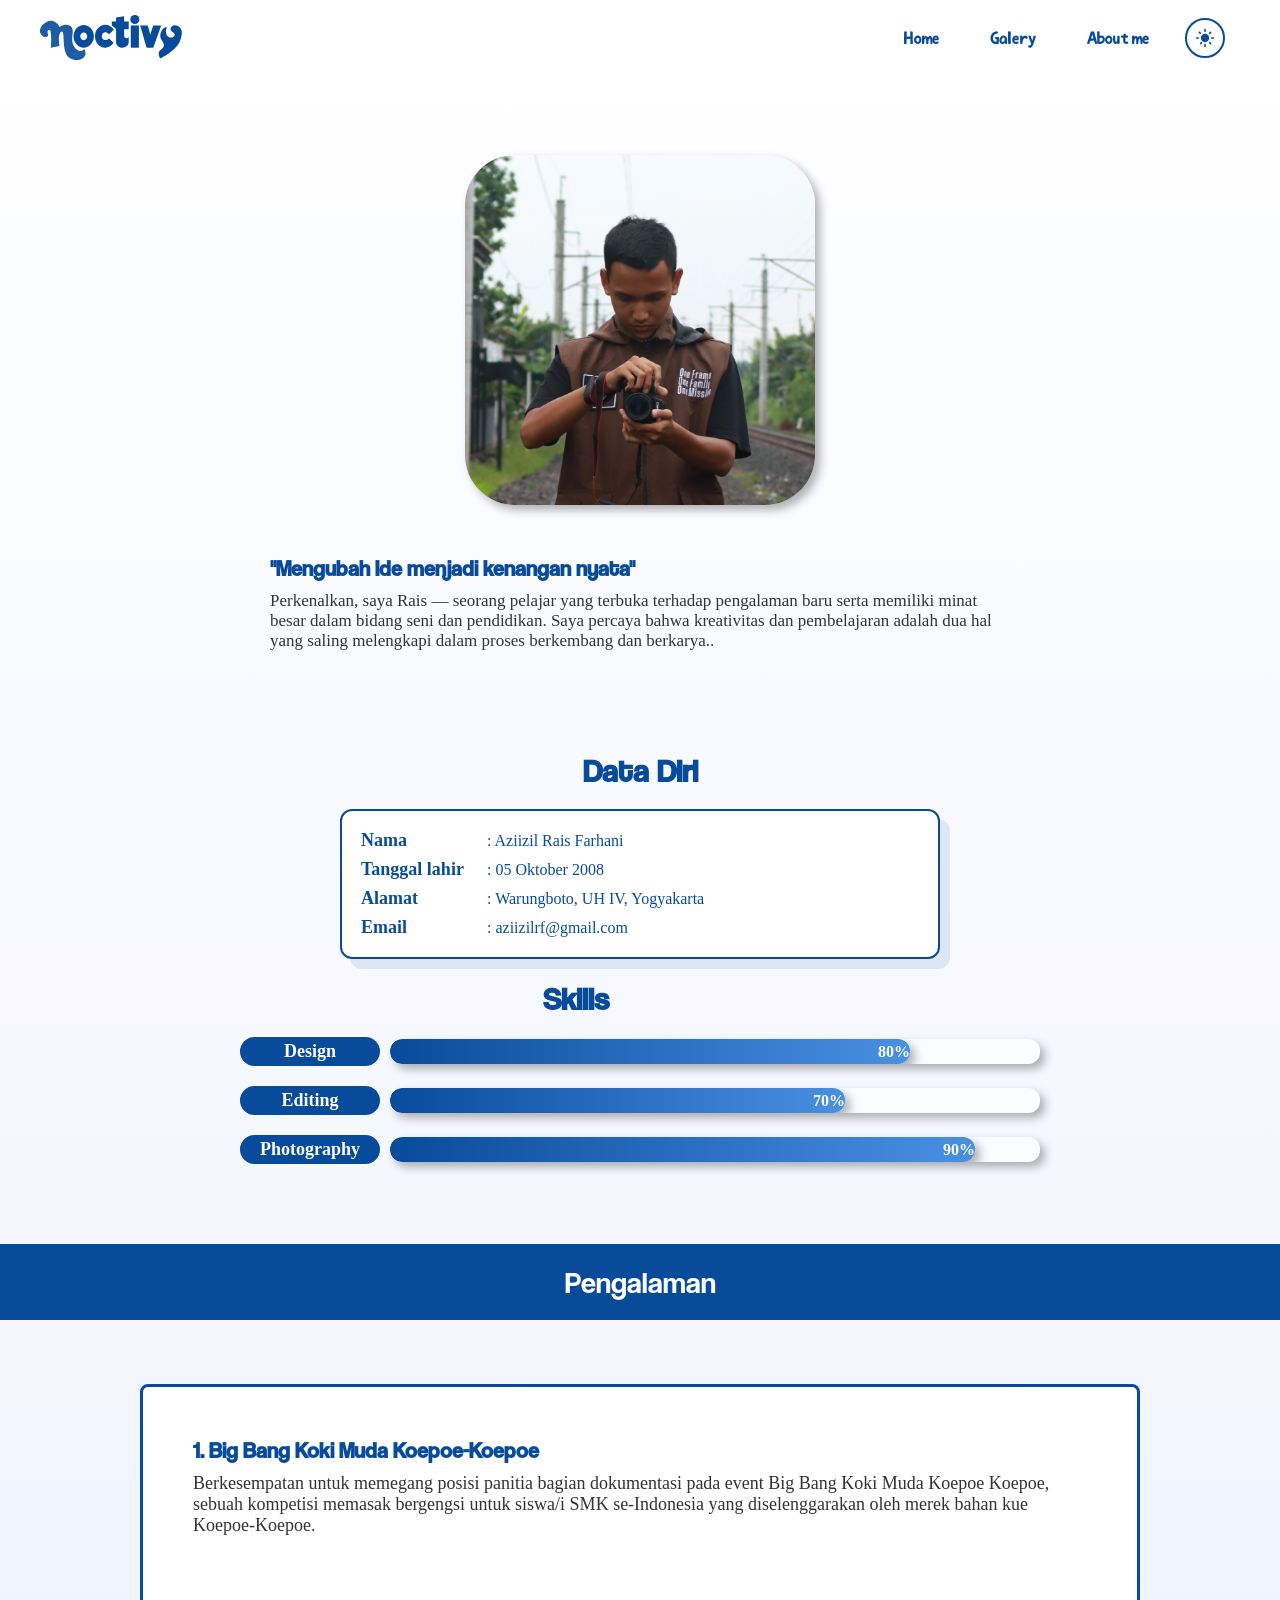
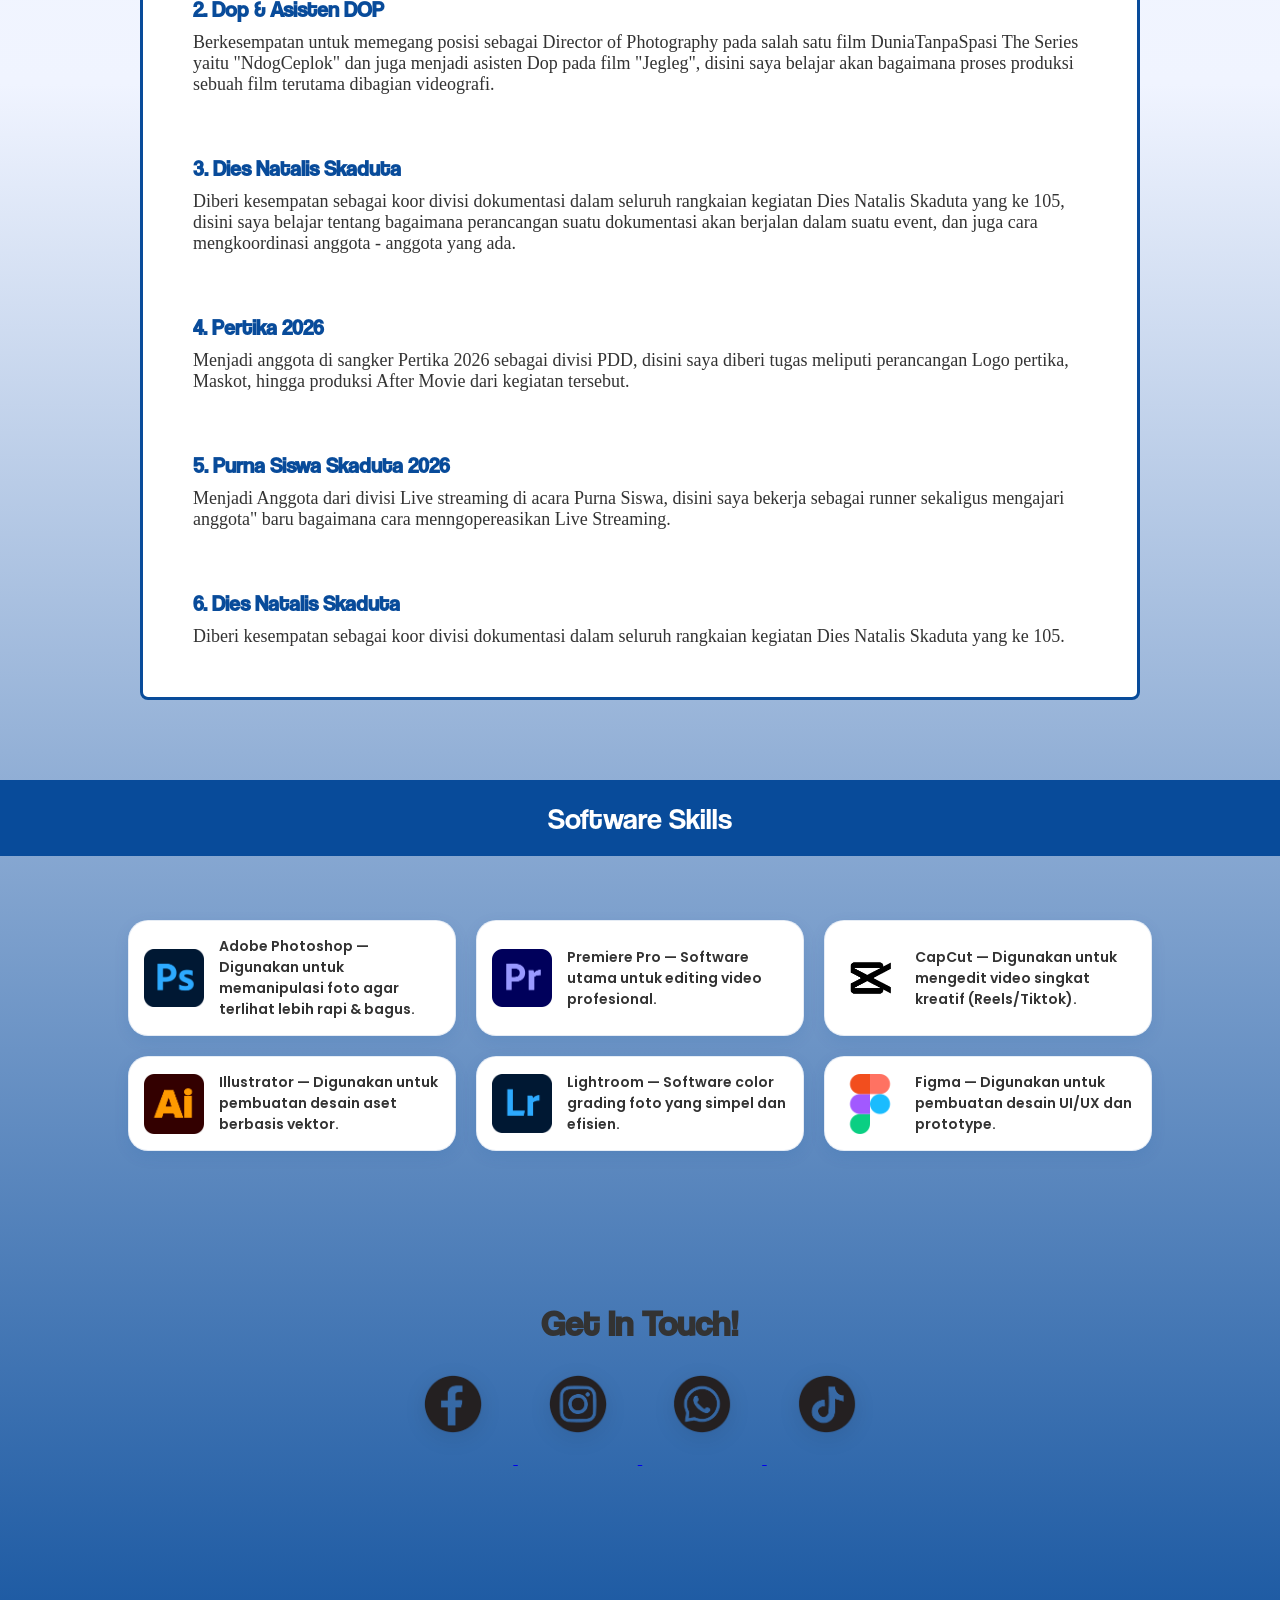
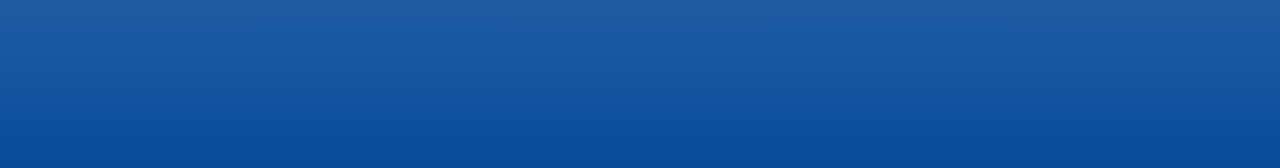
<file: kontak.html>
<!DOCTYPE html>
<html lang="en">
<head>
    <meta charset="UTF-8">
    <meta name="viewport" content="width=device-width, initial-scale=1.0">
    <title>Noctivy</title>
    <link rel="icon" type="image/jpeg" href="bahan/NOYFAVICON.jpg">
    <script>
        // Anti-flash script
        (function() {
            const savedTheme = localStorage.getItem('theme');
            if (savedTheme === 'dark' || (!savedTheme && window.matchMedia('(prefers-color-scheme: dark)').matches)) {
                document.documentElement.classList.add('dark-mode-init');
            }
        })();
    </script>
    <link rel="stylesheet" href="kontak.css">
</head>
<body class="transition-colors duration-300">
    <script>
        if (document.documentElement.classList.contains('dark-mode-init')) {
            document.body.classList.add('dark-mode');
        }
    </script>

    <header>
        <h1>
            <svg class="logo-svg" viewBox="0 0 439.1 139.3" xmlns="http://www.w3.org/2000/svg">
                <path fill="currentColor" opacity="0.9" d="M1356.7,364.7s-7.5-19.2,3.3-19c8.5.1,4.4,56,4.4,56l26.5-5s-6.4-41.7,6.6-44.8-2.6,64.1,25.1,81.4c23.3,14.6,60,3.7,45.9-27.6,0,0-15.6,17.7-31.8-6.8s7-54.8-14.1-65.8c-14.7-7.6-31.3,4.2-31.3,4.2s-16.4-32.5-45.4-12C1314,347.8,1339.9,379.2,1356.7,364.7Z" transform="translate(-1330.8 -300.4)"/>
                <path fill="currentColor" d="M1466.2,331.2c-17.4,0-31.6,15.7-31.6,35.2s14.2,35.2,31.6,35.2,31.5-15.8,31.5-35.2S1483.6,331.2,1466.2,331.2Zm0,47.1c-5.9,0-10.7-5.3-10.7-11.9s4.8-11.9,10.7-11.9,10.7,5.3,10.7,11.9S1472.1,378.3,1466.2,378.3Z" transform="translate(-1330.8 -300.4)"/>
                <path fill="currentColor" d="M1543.9,372.2c-1.8,3.8-7,5.9-11.1,5.9-6,0-10.8-5.5-10.8-12.1s4.8-12.1,10.8-12.1c4.4,0,9.3,2.7,10.9,7l15.6-14.5c-5.7-9.7-15.5-16.1-26.5-16.1-17.6,0-31.8,16-31.8,35.7s14.2,35.6,31.8,35.6c10.7,0,20.2-6,25.9-15.1Z" transform="translate(-1330.8 -300.4)"/>
                <path fill="currentColor" d="M1553.2,332.8c.6.1,12.3,8.6,13.1,11.5v41c0,10.7,12.7,16.3,18.4,16.2,10.4-.1,20.7-6.7,20.7-16.2V368.2s-7.6,9.5-14-.2l-.2-23.7h14.2V320.4h-14.2V303.9l-24.9,4.1v12.4h-13.2Z" transform="translate(-1330.8 -300.4)"/>
                <rect fill="currentColor" x="281.1" y="32.3" width="25" height="68.87"/>
                <circle fill="currentColor" cx="293.6" cy="14.1" r="14.1"/>
                <polygon fill="currentColor" points="310.1 32.3 333.9 32.3 341.2 60.9 350.4 32.3 375.2 32.3 350.6 101.2 330 101.2 310.1 32.3"/>
                <path fill="currentColor" d="M1762.5,384.7c10.7-23.5,10.1-43.2-4.3-50.1-7.5-3.6-14.6-3.4-19.4.4-1.6,1.3-3.6,5.1-3.6,7.2v.7a12.7,12.7,0,0,0,3.7,8.5c2.4,2.1,8.8,4.9,8.8,9.2,0,6-4.7,9.7-10.8,9.7h-1.4c-10.2-.7-15-9.1-15-20.2,0-6.9,4-11.9,3.7-11.9h-2.8c-6.3.1-11.7,6.6-13.8,10.3s-6.5,15.1-3.5,23.3,10,14.6,10.3,20.8c.3,8.8-9.3,14.1-13.7,19.5s-2.6,17,2.1,22.6C1703.8,435.7,1750.5,411.3,1762.5,384.7Z" transform="translate(-1330.8 -300.4)"/>
            </svg>
        </h1>
        <nav>
            <ul class="nav-links">
                <li><a href="index.html">Home</a></li>
                <li><a href="menu.html">Galery</a></li>
                <li><a href="kontak.html#about">About me</a></li>
            </ul>
        </nav>
        <button id="theme-toggle" class="theme-btn" aria-label="Toggle Dark Mode">
            <svg class="sun-icon" xmlns="http://www.w3.org/2000/svg" viewBox="0 0 24 24"><path d="M12 7c-2.76 0-5 2.24-5 5s2.24 5 5 5 5-2.24 5-5-2.24-5-5-5zM2 13h2c.55 0 1-.45 1-1s-.45-1-1-1H2c-.55 0-1 .45-1 1s.45 1 1 1zm18 0h2c.55 0 1-.45 1-1s-.45-1-1-1h-2c-.55 0-1 .45-1 1s.45 1 1 1zM11 2v2c0 .55.45 1 1 1s1-.45 1-1V2c0-.55-.45-1-1-1s-1 .45-1 1zm0 18v2c0 .55.45 1 1 1s1-.45 1-1v-2c0-.55-.45-1-1-1s-1 .45-1 1zM5.99 4.58a.996.996 0 00-1.41 0 .996.996 0 000 1.41l1.06 1.06c.39.39 1.03.39 1.41 0s.39-1.03 0-1.41L5.99 4.58zm12.37 12.37a.996.996 0 00-1.41 0 .996.996 0 000 1.41l1.06 1.06c.39.39 1.03.39 1.41 0s.39-1.03 0-1.41l-1.06-1.06zm1.06-12.37a.996.996 0 00-1.41 0l-1.06 1.06c-.39.39-.39 1.03 0 1.41s1.03.39 1.41 0l1.06-1.06c.39-.38.39-1.02 0-1.41zM5.99 19.42a.996.996 0 001.41 0l1.06-1.06c.39-.39.39-1.03 0-1.41s-1.03-.39-1.41 0l-1.06 1.06c-.39.38-.39 1.02 0 1.41z"/></svg>
            <svg class="moon-icon" xmlns="http://www.w3.org/2000/svg" viewBox="0 0 24 24"><path d="M12.12 2.05a9.943 9.943 0 00-1.74 3.01c-.55 1.55-.5 3.19.14 4.7 1.08 2.53 3.48 4.3 6.32 4.67.92.12 1.83.1 2.7-.06.27-.05.52.12.6.38.08.26-.06.54-.31.63a10.03 10.03 0 01-3.12.49c-5.52 0-10-4.48-10-10 0-2.42.86-4.63 2.3-6.36.18-.21.48-.25.69-.06.21.17.25.47.12.66z"/></svg>
        </button>
        <div class="hamburger-menu">
            <div class="bar"></div>
            <div class="bar"></div>
            <div class="bar"></div>
        </div>
    </header>
<div id="about" class="wrap reveal">
    <div class="kkiri"><img src="bahan/profilll.webp" alt="Raiss"></div>
    <div class="kkanan"><span class="slogan">"Mengubah Ide menjadi kenangan nyata"</span> 
        Perkenalkan, saya Rais — seorang pelajar yang terbuka terhadap 
        pengalaman baru serta memiliki minat besar dalam bidang seni dan pendidikan.
         Saya percaya bahwa kreativitas dan pembelajaran adalah dua hal yang saling melengkapi dalam proses
          berkembang dan berkarya..</div>
</div>
    <div class="wesmanut reveal">Data Diri</div>

        <div class="datadiri reveal">
    <div class="hutem">
        <div class="datanya">Nama</div>
        <div class="isidata">: Aziizil Rais Farhani</div>
    </div>

    <div class="hutem">
        <div class="datanya">Tanggal lahir</div>
        <div class="isidata">: 05 Oktober 2008</div>
    </div>

    <div class="hutem">
        <div class="datanya">Alamat</div>
        <div class="isidata">: Warungboto, UH IV, Yogyakarta </div>
    </div>

    <div class="hutem">
        <div class="datanya">Email</div>
        <div class="isidata">: aziizilrf@gmail.com</div>
    </div>
    </div>
    
      <div class="wesmanuty reveal"> Skills</div>

<div class="skill-item reveal">
            <div class="skill-name">Design</div>
            <div class="skill-bar">
                <div class="skill-fill" style="width: 80%;">80%</div>
            </div>
        </div>

        <div class="skill-item reveal">
            <div class="skill-name">Editing</div>
            <div class="skill-bar">
                <div class="skill-fill" style="width: 70%;">70%</div>
            </div>
        </div>

        <div class="skill-item reveal">
            <div class="skill-name">Photography</div>
            <div class="skill-bar">
                <div class="skill-fill" style="width: 90%;">90%</div>
            </div>
        </div>
    <div class="pengalaman reveal">Pengalaman</div>
    <div class="D1 reveal">
         <div class="de1"><span class="j1">1. Big Bang Koki Muda Koepoe-Koepoe</span> 
            Berkesempatan untuk memegang posisi panitia bagian dokumentasi
            pada event Big Bang Koki Muda Koepoe Koepoe, sebuah kompetisi memasak bergengsi untuk siswa/i 
            SMK se-Indonesia yang diselenggarakan oleh merek bahan kue Koepoe-Koepoe. </div>
        <div class="de1"><span class="j1">2. Dop & Asisten DOP</span> 
            Berkesempatan untuk memegang posisi sebagai Director of Photography pada salah satu film DuniaTanpaSpasi The Series
            yaitu "NdogCeplok" dan juga menjadi asisten Dop pada film "Jegleg", disini saya belajar akan 
            bagaimana proses produksi sebuah film terutama dibagian videografi.</div>
        <div class="de1"><span class="j1">3. Dies Natalis Skaduta</span> 
            Diberi kesempatan sebagai koor divisi dokumentasi dalam seluruh 
            rangkaian kegiatan Dies Natalis Skaduta yang ke 105, disini saya belajar tentang bagaimana perancangan suatu 
            dokumentasi akan berjalan dalam suatu event, dan juga cara mengkoordinasi anggota - anggota yang ada.</div>
        <div class="de1"><span class="j1">4. Pertika 2026</span> 
            Menjadi anggota di sangker Pertika 2026 sebagai divisi PDD, disini saya diberi tugas meliputi perancangan 
            Logo pertika, Maskot, hingga produksi After Movie dari kegiatan tersebut.  </div>
        <div class="de1"><span class="j1">5. Purna Siswa Skaduta 2026</span> 
            Menjadi Anggota dari divisi Live streaming di acara Purna Siswa, 
            disini saya bekerja sebagai runner sekaligus mengajari anggota" baru bagaimana cara menngopereasikan Live Streaming.</div>
        <div class="de1"><span class="j1">6. Dies Natalis Skaduta</span> 
            Diberi kesempatan sebagai koor divisi dokumentasi dalam seluruh 
            rangkaian kegiatan Dies Natalis Skaduta yang ke 105.</div>
        </div>

    <div id="software" class="pengalaman reveal">Software Skills</div>
    <section class="software-list">
        <div class="software-item reveal">
            <img class="logo-box" src="bahan/Photoshop.png" alt="">
            <div class="desc-box">Adobe Photoshop — Digunakan untuk memanipulasi foto agar terlihat lebih rapi & bagus.</div>
        </div>
        <div class="software-item reveal">
            <img class="logo-box" src="bahan/Adobe_Premiere_Pro_CC_icon.png" alt="">
            <div class="desc-box">Premiere Pro — Software utama untuk editing video profesional.</div>
        </div>
        <div class="software-item reveal">
            <img class="logo-box" src="bahan/CapCut_logo.png" alt="">
            <div class="desc-box">CapCut — Digunakan untuk mengedit video singkat kreatif (Reels/Tiktok).</div>
        </div>
        <div class="software-item reveal">
            <img class="logo-box" src="bahan/Adobe_Illustrator_CC_icon.png" alt="">
            <div class="desc-box">Illustrator — Digunakan untuk pembuatan desain aset berbasis vektor.</div>
        </div>
        <div class="software-item reveal">
            <img class="logo-box" src="bahan/lightroom.png" alt="">
            <div class="desc-box">Lightroom — Software color grading foto yang simpel dan efisien.</div>
        </div>
        <div class="software-item reveal">
            <img class="logo-box" src="bahan/Figma.png" alt="">
            <div class="desc-box">Figma — Digunakan untuk pembuatan desain UI/UX dan prototype.</div>
        </div>
    </section>

    <div class="section reveal">
        <b>Get In Touch!</b>
    </div>  

    <div class="vektor">
    <a href="https://web.facebook.com/profile.php?id=100067672211670" target="_blank">
        <img src="bahan/1fb.png" alt="Facebook">
    </a>
    <a href="https://www.instagram.com/noctivy.id/" target="_blank">
        <img src="bahan/1ig.png" alt="Instagram">
    </a>
    <a href="https://wa.me/6285930476202" target="_blank">
        <img src="bahan/1wa.png" alt="Whatsapp">
    </a>
    <a href="https://www.tiktok.com/@klonai_" target="_blank">
        <img src="bahan/1tt.png" alt="Tiktok">
    </a>
</div>

    <script src="script.js"></script>
</body>
</html>
</file>
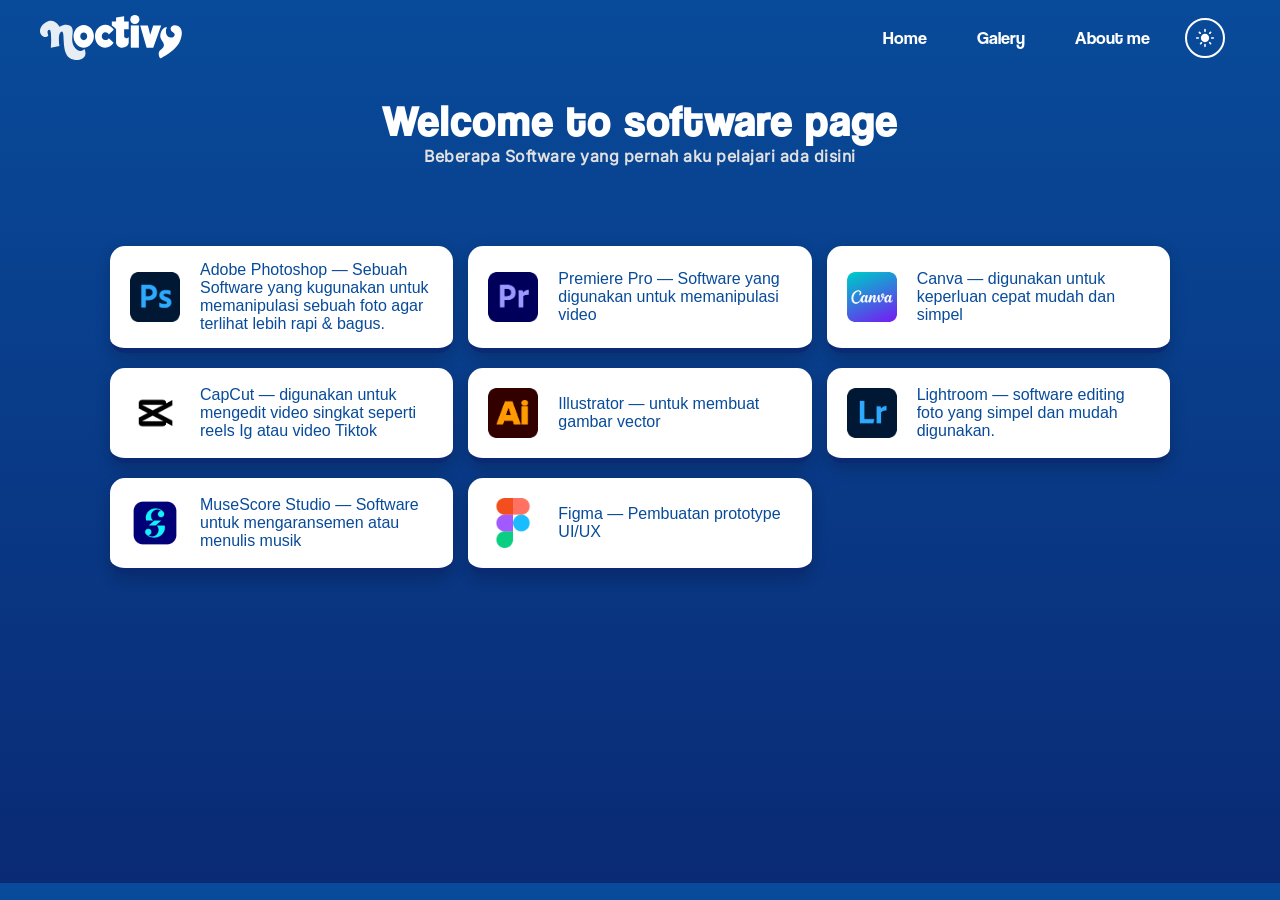
<file: service.html>
<!DOCTYPE html>
<html lang="en">
<head>
    <meta charset="UTF-8">
    <meta name="viewport" content="width=device-width, initial-scale=1.0">
    <title>Noctivy</title>
    <link rel="icon" type="image/jpeg" href="bahan/NOYFAVICON.jpg">
    <script>
        // Anti-flash script
        (function() {
            const savedTheme = localStorage.getItem('theme');
            if (savedTheme === 'dark' || (!savedTheme && window.matchMedia('(prefers-color-scheme: dark)').matches)) {
                document.documentElement.classList.add('dark-mode-init');
            }
        })();
    </script>
    <link rel="stylesheet" href="service.css">
</head>
<body class="transition-colors duration-300">
    <script>
        if (document.documentElement.classList.contains('dark-mode-init')) {
            document.body.classList.add('dark-mode');
        }
    </script>
    <header>
        <h1>
            <svg class="logo-svg" viewBox="0 0 439.1 139.3" xmlns="http://www.w3.org/2000/svg">
                <path fill="currentColor" opacity="0.9" d="M1356.7,364.7s-7.5-19.2,3.3-19c8.5.1,4.4,56,4.4,56l26.5-5s-6.4-41.7,6.6-44.8-2.6,64.1,25.1,81.4c23.3,14.6,60,3.7,45.9-27.6,0,0-15.6,17.7-31.8-6.8s7-54.8-14.1-65.8c-14.7-7.6-31.3,4.2-31.3,4.2s-16.4-32.5-45.4-12C1314,347.8,1339.9,379.2,1356.7,364.7Z" transform="translate(-1330.8 -300.4)"/>
                <path fill="currentColor" d="M1466.2,331.2c-17.4,0-31.6,15.7-31.6,35.2s14.2,35.2,31.6,35.2,31.5-15.8,31.5-35.2S1483.6,331.2,1466.2,331.2Zm0,47.1c-5.9,0-10.7-5.3-10.7-11.9s4.8-11.9,10.7-11.9,10.7,5.3,10.7,11.9S1472.1,378.3,1466.2,378.3Z" transform="translate(-1330.8 -300.4)"/>
                <path fill="currentColor" d="M1543.9,372.2c-1.8,3.8-7,5.9-11.1,5.9-6,0-10.8-5.5-10.8-12.1s4.8-12.1,10.8-12.1c4.4,0,9.3,2.7,10.9,7l15.6-14.5c-5.7-9.7-15.5-16.1-26.5-16.1-17.6,0-31.8,16-31.8,35.7s14.2,35.6,31.8,35.6c10.7,0,20.2-6,25.9-15.1Z" transform="translate(-1330.8 -300.4)"/>
                <path fill="currentColor" d="M1553.2,332.8c.6.1,12.3,8.6,13.1,11.5v41c0,10.7,12.7,16.3,18.4,16.2,10.4-.1,20.7-6.7,20.7-16.2V368.2s-7.6,9.5-14-.2l-.2-23.7h14.2V320.4h-14.2V303.9l-24.9,4.1v12.4h-13.2Z" transform="translate(-1330.8 -300.4)"/>
                <rect fill="currentColor" x="281.1" y="32.3" width="25" height="68.87"/>
                <circle fill="currentColor" cx="293.6" cy="14.1" r="14.1"/>
                <polygon fill="currentColor" points="310.1 32.3 333.9 32.3 341.2 60.9 350.4 32.3 375.2 32.3 350.6 101.2 330 101.2 310.1 32.3"/>
                <path fill="currentColor" d="M1762.5,384.7c10.7-23.5,10.1-43.2-4.3-50.1-7.5-3.6-14.6-3.4-19.4.4-1.6,1.3-3.6,5.1-3.6,7.2v.7a12.7,12.7,0,0,0,3.7,8.5c2.4,2.1,8.8,4.9,8.8,9.2,0,6-4.7,9.7-10.8,9.7h-1.4c-10.2-.7-15-9.1-15-20.2,0-6.9,4-11.9,3.7-11.9h-2.8c-6.3.1-11.7,6.6-13.8,10.3s-6.5,15.1-3.5,23.3,10,14.6,10.3,20.8c.3,8.8-9.3,14.1-13.7,19.5s-2.6,17,2.1,22.6C1703.8,435.7,1750.5,411.3,1762.5,384.7Z" transform="translate(-1330.8 -300.4)"/>
            </svg>
        </h1>
        <nav>
            <ul class="nav-links">
                <li><a href="index.html">Home</a></li>
                <li><a href="menu.html">Galery</a></li>
                <li><a href="kontak.html">About me</a></li>
            </ul>
        </nav>
        <button id="theme-toggle" class="theme-btn" aria-label="Toggle Dark Mode">
            <svg class="sun-icon" xmlns="http://www.w3.org/2000/svg" viewBox="0 0 24 24"><path d="M12 7c-2.76 0-5 2.24-5 5s2.24 5 5 5 5-2.24 5-5-2.24-5-5-5zM2 13h2c.55 0 1-.45 1-1s-.45-1-1-1H2c-.55 0-1 .45-1 1s.45 1 1 1zm18 0h2c.55 0 1-.45 1-1s-.45-1-1-1h-2c-.55 0-1 .45-1 1s.45 1 1 1zM11 2v2c0 .55.45 1 1 1s1-.45 1-1V2c0-.55-.45-1-1-1s-1 .45-1 1zm0 18v2c0 .55.45 1 1 1s1-.45 1-1v-2c0-.55-.45-1-1-1s-1 .45-1 1zM5.99 4.58a.996.996 0 00-1.41 0 .996.996 0 000 1.41l1.06 1.06c.39.39 1.03.39 1.41 0s.39-1.03 0-1.41L5.99 4.58zm12.37 12.37a.996.996 0 00-1.41 0 .996.996 0 000 1.41l1.06 1.06c.39.39 1.03.39 1.41 0s.39-1.03 0-1.41l-1.06-1.06zm1.06-12.37a.996.996 0 00-1.41 0l-1.06 1.06c-.39.39-.39 1.03 0 1.41s1.03.39 1.41 0l1.06-1.06c.39-.38.39-1.02 0-1.41zM5.99 19.42a.996.996 0 001.41 0l1.06-1.06c.39-.39.39-1.03 0-1.41s-1.03-.39-1.41 0l-1.06 1.06c-.39.38-.39 1.02 0 1.41z"/></svg>
            <svg class="moon-icon" xmlns="http://www.w3.org/2000/svg" viewBox="0 0 24 24"><path d="M12.12 2.05a9.943 9.943 0 00-1.74 3.01c-.55 1.55-.5 3.19.14 4.7 1.08 2.53 3.48 4.3 6.32 4.67.92.12 1.83.1 2.7-.06.27-.05.52.12.6.38.08.26-.06.54-.31.63a10.03 10.03 0 01-3.12.49c-5.52 0-10-4.48-10-10 0-2.42.86-4.63 2.3-6.36.18-.21.48-.25.69-.06.21.17.25.47.12.66z"/></svg>
        </button>
        <div class="hamburger-menu">
            <div class="bar"></div>
            <div class="bar"></div>
            <div class="bar"></div>
        </div>
    </header>
<section class="judul">
    <div class="abu">Welcome to software page</div>
    <div class="buba">Beberapa Software yang pernah aku pelajari ada disini</div>
</section>
<section class="software-list">

    <div class="software-item">
        <img class="logo-box" src="bahan/Photoshop.png" alt="">
        <div class="desc-box">Adobe Photoshop —  Sebuah Software yang kugunakan untuk memanipulasi sebuah foto agar terlihat lebih rapi & bagus.</div>
    </div>

    <div class="software-item">
        <img class="logo-box" src="bahan/Adobe_Premiere_Pro_CC_icon.png" alt="">
        <div class="desc-box">Premiere Pro — Software yang digunakan untuk memanipulasi video</div>
    </div>

    <div class="software-item">
        <img class="logo-box" src="bahan/1656734305canva-app-icon.png" alt="">
        <div class="desc-box">Canva — digunakan untuk keperluan cepat mudah dan simpel</div>
    </div>

    <div class="software-item">
        <img class="logo-box" src="bahan/CapCut_logo.png" alt="">
        <div class="desc-box">CapCut — digunakan untuk mengedit video singkat seperti reels Ig atau video Tiktok</div>
    </div>

    <div class="software-item">
        <img class="logo-box" src="bahan/Adobe_Illustrator_CC_icon.png" alt="">
        <div class="desc-box">Illustrator — untuk membuat gambar vector</div>
    </div>

    <div class="software-item">
        <img class="logo-box" src="bahan/lightroom.png" alt="">
        <div class="desc-box">Lightroom — software editing foto yang simpel dan mudah digunakan.</div>
    </div>

    <div class="software-item">
        <img class="logo-box" src="bahan/MuseScore_logo_square.png" alt="">
        <div class="desc-box">MuseScore Studio — Software untuk mengaransemen atau menulis musik
        </div>
    </div>

    <div class="software-item">
        <img class="logo-box" src="bahan/Figma.png" alt="">
        <div class="desc-box">Figma — Pembuatan prototype UI/UX</div>
    </div>

</section>

    <script src="script.js"></script>
</body>
</html>
</file>
<file: kontak.css>
* {
  margin: 0;
  padding: 0;
  box-sizing: border-box;
}

html, body {
  width: 100%;
  overflow-x: hidden;
}

@font-face {
  font-family: 'Photograph';
  src: url(font/Photograph\ Signature.ttf) format('truetype');
  font-weight: normal;
  font-style: normal;;
}
@font-face {
  font-family: 'Poppins';
  src: url(font/Poppins-SemiBold.ttf) format('truetype');
  font-weight: normal;
  font-style: normal;;
}
@font-face {
  font-family: 'Alterday';
  src: url(font/Alterday.otf) format('opentype');
  font-weight: normal;
  font-style: normal;
}
@font-face {
  font-family: 'Mayonice';
  src: url(font/Mayonice.ttf) format('truetype');
  font-weight: normal;
  font-style: normal;
}
@font-face {
  font-family: 'Coolvetica';
  src: url(font/Coolvetica\ Rg.otf) format('opentype');
  font-weight:normal;
  font-style: normal;
}
@font-face {
  font-family: 'Baret';
  src: url(font/Barett\ Street.ttf) format('truetype');
  font-weight: normal;
  font-style: normal;
}
@font-face {
  font-family: 'matcha';
  src: url(font/Matcha\ Cih.ttf) format('truetype');
  font-weight: normal;
  font-style: normal;
}
@font-face {
  font-family: 'pasar';
  src: url(font/Pasartulis\ PERSONAL\ USE\ ONLY!.ttf) format('truetype');
  font-weight: normal;
  font-style: normal;
}

/* GENERAL STYLE */
html {
  scroll-behavior: smooth;
}

body {
  font-family: Arial, sans-serif;
  background: linear-gradient(180deg, #FFFFFF, #F0F4FF, #084B9A);
  transition: background 0.3s ease, color 0.3s ease;
  color: #333;           
  --icon-toggle-color: #084B9A;
}

body.dark-mode {
  background: linear-gradient(180deg, #051937, #004d7a, #000000);
  color: #f0f4ff;
  --icon-toggle-color: #ffcc00;
}

body.dark-mode .datadiri, body.dark-mode .D1 {
  background-color: #1e1e1e;
  color: #f0f4ff;
  border-color: #4A90E2;
}

body.dark-mode .isidata, body.dark-mode .wrap {
  color: #f0f4ff;
}

body.dark-mode .datanya, body.dark-mode .slogan, body.dark-mode .j1, body.dark-mode .wesmanut, body.dark-mode .wesmanuty, body.dark-mode .section b {
  color: #60a5fa;
}

body.dark-mode header {
  /* Pastikan header memiliki latar belakang gelap yang benar di dark mode */
  background-color: rgba(10, 25, 47, 0.9);
  color: #f0f4ff;
}

body.dark-mode nav ul li a {
  color: #f0f4ff; /* Warna teks navigasi di dark mode */
  background-image: linear-gradient(var(--icon-toggle-color), var(--icon-toggle-color)); /* Warna underline di dark mode */
}

/* HEADER + NAV */
header {
  background-color: transparent;
  padding: 15px 40px;
  color: #084B9A; /* Biru utama */
  display: flex;
  align-items: center;
}

nav {
  margin-left: auto;
}

header h1 {
  margin: 0;
  margin-left: 0;
  display: flex;
  align-items: center;
}

header h1 .logo-svg {
  height: 45px;
  width: auto;
  transition: color 0.3s ease;
  color: inherit;
}

nav ul {
  list-style: none;
  margin: 0;
  padding: 0;
  display: flex;
  gap: 10px;
  margin-right: 0;
}

nav ul li a {
  text-decoration: none;
  color:#084B9A; /* Biru utama */
  padding: 8px 20px;
  font-size: 18px;
  font-family: 'pasar';
  background-image: linear-gradient(#084B9A, #084B9A);
  background-position: 50% 100%;
  background-repeat: no-repeat;
  background-size: 0% 2px;
  transition: background-size .25s ease;
}

.nav-links { /* Tambahkan kelas ini ke elemen ul di HTML Anda */
  transition: transform 0.3s ease-in-out;
}

nav ul li a:hover {
  background-size: 100% 2px;
  color: #4A90E2; /* Sedikit lebih terang saat hover */
}

/* THEME TOGGLE STYLES */
.theme-btn {
  background: none;
  border: 2px solid var(--icon-toggle-color);
  border-radius: 50%;
  width: 40px;
  height: 40px;
  display: flex;
  align-items: center;
  justify-content: center;
  cursor: pointer;
  color: var(--icon-toggle-color);
  transition: all 0.3s ease;
  padding: 0;
  margin-left: 15px;
  margin-right: 15px;
}

.theme-btn svg {
  width: 20px;
  height: 20px;
  fill: currentColor; /* Mengikuti warna text/border tombol */
}

body.dark-mode .sun-icon { display: none; }
body:not(.dark-mode) .moon-icon { display: none; }

.wrap {
  display: flex;
  justify-content: center;   
  align-items: center;       
  gap: 20px;                 
  padding: 20px;
  color: inherit; /* Biar ngikutin warna dari body/dark-mode */
  margin: 40px auto;
  max-width: 1200px;
  flex-wrap: wrap;
  margin-top: 60px;
  margin-bottom: 50px;
}

.kkiri {
    width: 100%;
    max-width: 350px;       /* batas maksimal di laptop */
    border-radius: 50px;
    overflow: hidden;
    box-shadow: 5px 5px 10px rgba(0, 0, 0, 0.3);
}

.kkiri img {
    width: 100%;            /* foto ikut lebar kotak */
    height: auto;           /* biar nggak gepeng */
    display: block;
    object-fit: cover;      /* foto tetap proporsional & rapi */
}

.kkanan {
  padding:30px;
  max-width: 800px;
  font-family: 'Inter';
  font-size: 17px; /* Sedikit lebih kecil */
}

.slogan {
  font-weight: 900;
  font-size: 22px;
  display: block;
  margin-bottom: 10px;
  font-family: 'Coolvetica'; /* Gunakan Coolvetica untuk slogan */
  color: #084B9A; /* Biru utama */
}

.wesmanut{
  width: 100%;
  text-align: center;
  font-size: 32px;
  color: #084B9A;
  font-family: 'Coolvetica';
  font-weight: 600;
}
.wesmanuty{
  width: 90%;
  text-align: center;
  font-size: 32px;
  color: #084B9A;
  font-family: 'Coolvetica';
  font-weight: 600;
}

.datadiri {
  margin: 20px auto;
  width: 90%;
  max-width: 600px;
  display: flex;
  flex-direction: column; /* ini bikin berjejer ke bawah */
  width: 95%; /* Lebih lebar di layar kecil */
  background-color: #FFFFFF;
  border: 2px solid #084B9A;
  padding: 15px;
  border-radius: 12px;
  white-space: normal;
  box-shadow: 10px 10px 0px rgba(8, 75, 154, 0.1);
}

.hutem {
  display: flex;
  align-items: center;
  flex-wrap: wrap;
  
}

.datanya {
  min-width: 120px;
  font-family: 'Inter';
  font-size: 18px; /* Sedikit lebih kecil */
  color: #084B9A;
  border-radius: 12px;
  padding: 4px;
  font-weight: 600;
  text-align: left;
  margin-right: 10px;
}

.isidata {
  color: #084B9A;
  font-size: 16px; /* Sedikit lebih kecil */
  font-family: 'Inter';
}

.skill-item {
  margin: 20px auto;
  width: 90%;
  max-width: 800px;
  display: flex;
  align-items: center;
  justify-content: space-between;
  flex-wrap: wrap;
  gap: 10px;
}

@media (max-width: 480px) {
  .skill-name { min-width: 100px; font-size: 14px; }
  .skill-bar { height: 20px; }
}

.skill-name {
  min-width: 140px;
  font-family: 'Inter';
  font-size: 18px; /* Sedikit lebih kecil */
  color: #fff;
  background-color: #084B9A;
  border-radius: 30px;
  padding: 4px;
  font-weight: 600;
  text-align: center;
}

.skill-bar {
  flex-grow: 1;
  height: 25px;
  background: rgba(255,255,255,0.5);
  border-radius: 12px;
  overflow: hidden; /* Pastikan overflow hidden */
  position: relative;
  box-shadow: 5px 5px 10px rgba(0, 0, 0, 0.3);
}

.skill-fill {
  height: 100%;
  background: linear-gradient(90deg, #084B9A, #4A90E2);
  font-family: 'Inter';
  font-weight: bold;
  color: #fff;
  display: flex;
  align-items: center;
  justify-content: flex-end; /* Geser teks ke kanan */
  border-radius: 12px;
  transition: width 0.8s ease;
  box-shadow: 5px 5px 10px rgba(0, 0, 0, 0.3);
}


.section {
  font-size: 36px;
  color: inherit; /* Mengikuti warna dark mode jika aktif */
  margin-top: 100px;
  text-align: center;
  font-family: 'Coolvetica';
  font-weight: 300;
}

.pengalaman {
  padding: 20px;
  background-color: #084B9A;
  text-align: center; /* Tetap center */
  font-size: 30px;
  margin-top: 80px;
  font-family: 'Coolvetica';
  margin-bottom: 5%;
  color: white;
}
.D1 {
  margin: 20px auto 0; 
  background-color: #FFFFFF;
  border: 3px solid #084B9A;
  padding: 20px;
  width: 90%;
  max-width: 1000px;
  text-align: center;  
  border-radius: 8px;
  color: #333;
}

.de1 {
  padding: 30px;
  width: auto;
  font-family: 'Inter';
  font-size: 18px; /* Sedikit lebih kecil */
  text-align: left;
}

.j1 {
  font-weight: 900;
  font-size: 22px;
  display: block;
  margin-bottom: 10px;
  font-family: 'Coolvetica'; /* Gunakan Coolvetica untuk judul pengalaman */
  color: #084B9A;
  text-align: left;
}

.vektor {
text-align: center;
margin-bottom: 300px;
}

.vektor img {
  width: 60px;
  margin: 30px;
  transition: 0.3s cubic-bezier(0.175, 0.885, 0.32, 1.275);
  filter: drop-shadow(0 5px 10px rgba(0,0,0,0.1));
}

.vektor img:hover {
  transform: scale(1.3) rotate(10deg);
}

/* SOFTWARE SECTION MERGE */
.software-list {
  margin: 20px auto;
  width: 80%;
  display: grid;
  grid-template-columns: repeat(auto-fit, minmax(300px, 1fr));
  gap: 20px;
  padding-bottom: 50px;
}

.software-item {
  background: #FFFFFF; /* Putih */
  display: flex;
  align-items: center;
  gap: 15px;
  padding: 15px;
  border-radius: 20px; /* Lebih rounded */
  color: #333; /* Darker grey */
  box-shadow: 0 5px 15px rgba(8, 75, 154, 0.1); /* Shadow biru */
  border: 1px solid rgba(8, 75, 154, 0.1); /* Border halus */
}

.logo-box {
  width: 60px;
  height: 60px;
  object-fit: contain;
}

.desc-box {
  font-size: 14px;
  font-family: 'Poppins'; /* Poppins untuk deskripsi */
}

/* ========================= */
/*        RESPONSIVE         */
/* ========================= */

/* Laptop kecil (maks 1280px) */
@media (max-width: 1280px) {
    .intro-wrap {
        padding: 50px;
        gap: 60px;
    }

    .intro-right img {
        max-width: 420px;
    }
}

/* Tablet (maks 992px) */
@media (max-width: 992px) {
    header ul {
        gap: 30px;
    }

    .intro-wrap {
        flex-direction: column;
        text-align: center;
        gap: 40px;
    }

    .intro-left {
        align-items: center;
    }

    .intro-right {
        padding-right: 0;
    }

    .intro-right img {
        max-width: 380px;
        margin: 0 auto;
    }

    .skill-container {
        grid-template-columns: repeat(2, 1fr);
        gap: 25px;
    }
}

/* HP besar (maks 768px) */
@media (max-width: 768px) {
    header {
        padding: 15px 30px;
    }

    header ul {
        gap: 20px;
    }

    .intro-wrap h1 {
        font-size: 38px;
    }

    .intro-wrap p {
        font-size: 16px;
    }

    .intro-right img {
        max-width: 320px;
    }

    .about-container {
        flex-direction: column;
        text-align: center;
        gap: 30px;
    }

    .project-grid {
        grid-template-columns: 1fr;
    }
}

/* HP kecil (maks 480px) */
@media (max-width: 480px) {
    header ul {
        font-size: 14px;
        gap: 15px;
    }

    .intro-wrap {
        padding: 30px 20px;
    }

    .intro-left h1 {
        font-size: 32px;
    }

    .intro-right img {
        max-width: 260px;
        border-radius: 100px 0 100px 0;
    }

    .skill-container {
        grid-template-columns: 1fr;
    }

    .contact-section input,
    .contact-section textarea {
        width: 100%;
    }

    .software-list {
        width: 90%;
    }

    .wrap {
        flex-direction: column;
        text-align: center;
    }

    .hutem {
        flex-direction: column;
        align-items: flex-start;
        gap: 5px;
    }

    .skill-item {
        flex-direction: column;
        align-items: stretch;
    }
}

/* SCROLL REVEAL STYLES */
.reveal {
    opacity: 0;
    transform: translateY(40px);
    transition: opacity 1s cubic-bezier(0.2, 1, 0.3, 1), transform 1s cubic-bezier(0.2, 1, 0.3, 1);
    will-change: opacity, transform;
}
.reveal.active {
    opacity: 1;
    transform: translateY(0);
}

.reveal-left {
    transform: translateX(-50px);
}

.reveal-right {
    transform: translateX(50px);
}

.reveal-scale {
    transform: scale(0.9);
}
.reveal-scale.active {
    transform: scale(1);
}

/* HAMBURGER MENU STYLES */
.hamburger-menu {
  display: none; /* Sembunyikan secara default di desktop */
  flex-direction: column;
  justify-content: space-around;
  width: 30px;
  height: 25px;
  cursor: pointer;
  z-index: 1001; /* Pastikan di atas konten lain */
  margin-right: 20px; /* Tambahkan sedikit margin di kanan */
}

.hamburger-menu .bar {
  width: 100%;
  height: 3px;
  background-color: #084B9A; /* Biru utama */
  transition: all 0.3s ease;
}

/* Penyesuaian responsif untuk header dan navigasi */
@media (max-width: 768px) {
  header {
    padding: 15px 20px; /* Sesuaikan padding header untuk layar kecil */
  }

  header h1 {
    margin-left: 0; /* Hapus margin kiri untuk logo di mobile */
  }

  nav ul {
    margin-right: 0; /* Hapus margin kanan untuk nav di mobile */
  }

  /* Tampilkan menu hamburger */
  .hamburger-menu {
    display: flex;
  }

  /* Sembunyikan navigasi desktop dan siapkan untuk tampilan mobile */
  .nav-links {
    position: fixed; /* Gunakan fixed untuk menutupi viewport */
    top: 70px; /* Sesuaikan berdasarkan tinggi header Anda */
    left: 0;
    width: 100%;
    height: calc(100vh - 70px); /* Tinggi penuh dikurangi tinggi header */
    background-color: rgba(8, 75, 154, 0.95); /* Biru utama */
    backdrop-filter: blur(10px); /* Efek blur opsional */
    flex-direction: column;
    justify-content: center;
    align-items: center;
    transform: translateX(100%); /* Mulai di luar layar ke kanan */
    transition: transform 0.3s ease-in-out;
    z-index: 999; /* Di bawah hamburger, di atas konten */
  }

  /* Saat nav aktif (di-toggle oleh JS) */
  .nav-links.nav-active {
    transform: translateX(0); /* Geser masuk ke tampilan */
  }

  .nav-links li {
    margin: 20px 0; /* Beri jarak antar item menu */
  }

  .nav-links li a {
    font-size: 24px; /* Ukuran font lebih besar untuk tautan mobile */
    color: #FFFFFF; /* Putih */
  }

  /* Animasi hamburger menjadi 'X' */
  .hamburger-menu.open .bar:nth-child(1) { transform: translateY(11px) rotate(45deg); }
  .hamburger-menu.open .bar:nth-child(2) { opacity: 0; }
  .hamburger-menu.open .bar:nth-child(3) { transform: translateY(-11px) rotate(-45deg); }
}
</file>
<file: service.css>
/* FONT IMPORT */
* {
  margin: 0;
  padding: 0;
  box-sizing: border-box;
}

html, body {
  width: 100%;
  overflow-x: hidden;
}

@font-face {
  font-family: 'Photograph';
  src: url(font/Photograph\ Signature.ttf) format('truetype');
  font-weight: normal;
  font-style: normal;;
}
@font-face {
  font-family: 'Poppins';
  src: url(font/Poppins-SemiBold.ttf) format('truetype');
  font-weight: normal;
  font-style: normal;;
}
@font-face {
  font-family: 'Alterday';
  src: url(font/Alterday.otf) format('opentype');
  font-weight: normal;
  font-style: normal;
}
@font-face {
  font-family: 'Mayonice';
  src: url(font/Mayonice.ttf) format('truetype');
  font-weight: normal;
  font-style: normal;
}
@font-face {
  font-family: 'Coolvetica';
  src: url(font/Coolvetica\ Rg.otf) format('opentype');
  font-weight:normal;
  font-style: normal;
}
@font-face {
  font-family: 'Baret';
  src: url(font/Barett\ Street.ttf) format('truetype');
  font-weight: normal;
  font-style: normal;
}
@font-face {
  font-family: 'Inter';
  src: url(font/Inter-VariableFont_opsz\,wght.ttf) format('truetype');
  font-weight: normal;
  font-style: normal;
}
@font-face {
  font-family: 'matcha';
  src: url(font/Matcha\ Cih.ttf) format('truetype');
  font-weight: normal;
  font-style: normal;
}
@font-face {
  font-family: 'pasar';
  src: url(font/Pasartulis\ PERSONAL\ USE\ ONLY!.ttf) format('truetype');
  font-weight: normal;
  font-style: normal;
}

/* GENERAL STYLE */
body {
  font-family: Arial, sans-serif;
  background: linear-gradient(180deg, #084B9A, #0A2A75); /* Tetap gelap untuk halaman ini */
  --icon-toggle-color: #FFFFFF;
  transition: background 0.3s ease;
  color: white;
}

body.dark-mode {
  background: linear-gradient(180deg, #020c1b, #051937);
  --icon-toggle-color: #ffcc00;
}

body.dark-mode .software-item {
  background: #1e1e1e;
  color: #f0f4ff;
  border-bottom-color: #4A90E2;
}

/* HEADER + NAV */
header {
  background-color: transparent;
  padding: 15px 40px;
  color: #FFFFFF; /* Putih */
  display: flex;
  align-items: center;
}

header h1 {
  margin: 0;
  margin-left: 0;
  display: flex;
  align-items: center;
}

header h1 .logo-svg {
  height: 45px;
  width: auto;
  transition: color 0.3s ease;
  color: inherit;
}

nav {
  margin-left: auto;
}

/* THEME TOGGLE STYLES */
.theme-btn {
  background: none;
  border: 2px solid var(--icon-toggle-color);
  border-radius: 50%;
  width: 40px;
  height: 40px;
  display: flex;
  align-items: center;
  justify-content: center;
  cursor: pointer;
  color: var(--icon-toggle-color);
  transition: all 0.3s ease;
  padding: 0;
  margin-left: 15px;
  margin-right: 15px;
}

.theme-btn svg {
  width: 20px;
  height: 20px;
  fill: currentColor;
}

body.dark-mode .sun-icon { display: none; }
body:not(.dark-mode) .moon-icon { display: none; }

body.dark-mode header {
  background-color: rgba(10, 25, 47, 0.9);
  color: #f0f4ff;
}

.theme-btn svg {
  width: 20px;
  height: 20px;
  fill: currentColor;
}

body.dark-mode .sun-icon { display: none; }
body:not(.dark-mode) .moon-icon { display: none; }

nav ul {
  list-style: none;
  margin: 0;
  padding: 0;
  display: flex;
  gap: 10px;
  margin-right: 0;
}

nav ul li a {
  text-decoration: none;
  color:#FFFFFF; /* Putih */
  padding: 8px 20px;
  font-size: 18px;
  font-family: 'Coolvetica';
  background-image: linear-gradient(#F1F0E4, #F1F0E4);
  background-position: 50% 100%;
  background-repeat: no-repeat;
  background-size: 0% 2px;
  transition: background-size .25s ease;
}

.nav-links { /* Tambahkan kelas ini ke elemen ul di HTML Anda */
  transition: transform 0.3s ease-in-out;
}

nav ul li a:hover {
  background-size: 100% 2px;
  color: #4A90E2; /* Sedikit lebih terang saat hover */
}

.judul {
  padding: 20px;
}

.abu {
  text-align: center;
  margin: 0; 
  font-size: clamp(28px, 5vw, 42px);
  font-family: 'coolvetica';
  font-weight: 900;
  letter-spacing: 2px; /* Sedikit kurangi spacing */
  color: #FFFFFF; /* Putih */
}

.buba {
  margin:0px; 
  font-size: 16px;
  font-family: 'Inter';
  font-weight: 900;
  letter-spacing: 0.5px; /* Sedikit kurangi spacing */
  color: #E0E0E0; /* Abu-abu terang */
  text-align: center;
  
}

.software-list {
  margin: 40px auto;
  max-width: 1100px;
  display: grid;
  grid-template-columns: repeat(auto-fit, minmax(280px, 1fr));
  gap: 15px;
  padding: 20px;
  background: transparent;
  padding-bottom: 30vh;
}


/* ITEM */
.software-item {
  background: #FFFFFF; /* Putih */
  display: flex;
  align-items: center;
  gap: 15px;
  width: auto;
  min-height: 80px;
  padding: 15px;
  border-radius: 15px;
  color: #084B9A;
  border-bottom: 5px solid #0A2A75; /* Tetap biru gelap */
  box-shadow: 0 5px 15px rgba(0, 0, 0, 0.2); /* Tambah shadow */
}

/* LOGO (IMAGE) */
.logo-box {
  width: 60px;
  height: 60px;
  border-radius: 12px;
  padding: 5px;
}

/* HAMBURGER MENU STYLES */
.hamburger-menu {
  display: none; /* Sembunyikan secara default di desktop */
  flex-direction: column;
  justify-content: space-around;
  width: 30px;
  height: 25px;
  cursor: pointer;
  z-index: 1001; /* Pastikan di atas konten lain */
  margin-right: 20px; /* Tambahkan sedikit margin di kanan */
}

.hamburger-menu .bar {
  width: 100%;
  height: 3px;
  background-color: #FFFFFF; /* Putih */
  transition: all 0.3s ease;
}

/* Penyesuaian responsif untuk header dan navigasi */
@media (max-width: 768px) {
  header {
    padding: 15px 20px; /* Sesuaikan padding header untuk layar kecil */
  }

  header h1 {
    margin-left: 0; /* Hapus margin kiri untuk logo di mobile */
  }

  nav ul {
    margin-right: 0; /* Hapus margin kanan untuk nav di mobile */
  }

  .software-list {
    margin: 10px;
    grid-template-columns: 1fr; /* Satu kolom di HP */
  }

  /* Tampilkan menu hamburger */
  .hamburger-menu {
    display: flex;
  }

  /* Sembunyikan navigasi desktop dan siapkan untuk tampilan mobile */
  .nav-links {
    position: fixed; /* Gunakan fixed untuk menutupi viewport */
    top: 70px; /* Sesuaikan berdasarkan tinggi header Anda */
    left: 0;
    width: 100%;
    height: calc(100vh - 70px); /* Tinggi penuh dikurangi tinggi header */
    background-color: rgba(8, 75, 154, 0.95); /* Biru utama */
    backdrop-filter: blur(10px); /* Efek blur opsional */
    flex-direction: column;
    justify-content: center;
    align-items: center;
    transform: translateX(100%); /* Mulai di luar layar ke kanan */
    transition: transform 0.3s ease-in-out;
    z-index: 999; /* Di bawah hamburger, di atas konten */
  }

  /* Saat nav aktif (di-toggle oleh JS) */
  .nav-links.nav-active {
    transform: translateX(0); /* Geser masuk ke tampilan */
  }

  .nav-links li {
    margin: 20px 0; /* Beri jarak antar item menu */
  }

  .nav-links li a {
    font-size: 24px; /* Ukuran font lebih besar untuk tautan mobile */
    color: #FFFFFF; /* Putih */
  }

  /* Animasi hamburger menjadi 'X' */
  .hamburger-menu.open .bar:nth-child(1) { transform: translateY(11px) rotate(45deg); }
  .hamburger-menu.open .bar:nth-child(2) { opacity: 0; }
  .hamburger-menu.open .bar:nth-child(3) { transform: translateY(-11px) rotate(-45deg); }
}

/* SCROLL REVEAL STYLES */
.reveal {
    opacity: 0;
    transform: translateY(40px);
    transition: opacity 1s cubic-bezier(0.2, 1, 0.3, 1), transform 1s cubic-bezier(0.2, 1, 0.3, 1);
    will-change: opacity, transform;
}
.reveal.active {
    opacity: 1;
    transform: translateY(0);
}

.reveal-left {
    transform: translateX(-50px);
}

.reveal-right {
    transform: translateX(50px);
}

.reveal-scale {
    transform: scale(0.9);
}
.reveal-scale.active {
    transform: scale(1);
}
</file>
